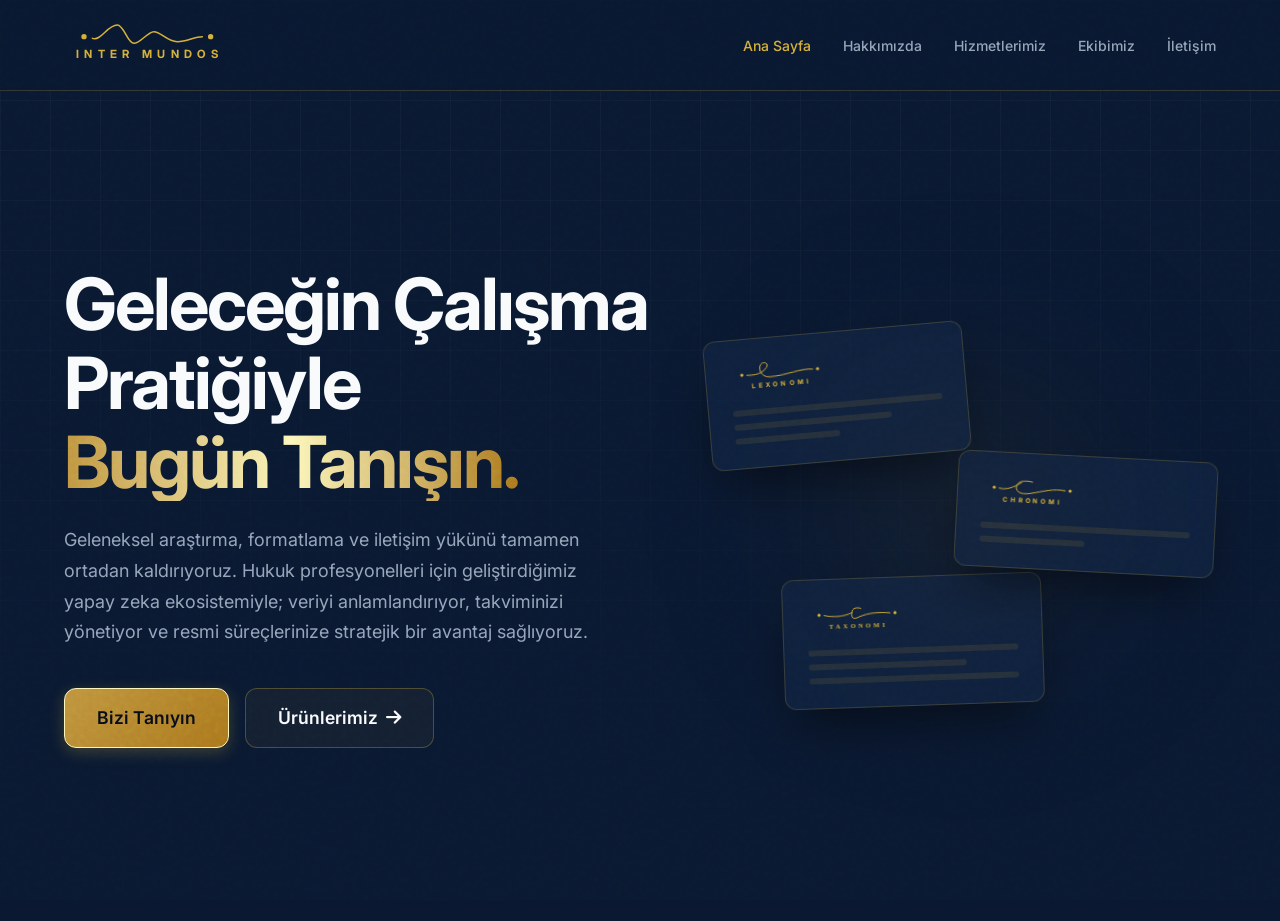
<file: index.html>
<!DOCTYPE html>
<html lang="tr">
<head>
    <meta charset="UTF-8">
    <meta name="viewport" content="width=device-width, initial-scale=1.0">
    <title>İnter Mundos - Geleceğin Çalışma Pratiği</title>
    <!-- Google Fonts -->
    <link rel="preconnect" href="https://fonts.googleapis.com">
    <link rel="preconnect" href="https://fonts.gstatic.com" crossorigin>
    <link href="https://fonts.googleapis.com/css2?family=Inter:wght@300;400;500;600;700&display=swap" rel="stylesheet">
    <!-- Font Awesome -->
    <link rel="stylesheet" href="https://cdnjs.cloudflare.com/ajax/libs/font-awesome/6.4.0/css/all.min.css">
    <link rel="stylesheet" href="style.css?v=23">
</head>
<body>
    <!-- Premium subtle background -->
    <div class="bg-grid"></div>
    <div class="bg-glow"></div>

    <!-- Modern Header -->
    <header class="main-header">
        <a href="index.html" class="logo">
            <svg viewBox="0 0 500 150" xmlns="http://www.w3.org/2000/svg" class="nav-logo-svg">
              <g fill="var(--accent-primary)" stroke="var(--accent-primary)">
                <circle cx="60" cy="50" r="8" stroke="none" />
                <circle cx="440" cy="50" r="8" stroke="none" />
                <path d="M 85 55 C 110 65, 130 15, 160 15 C 180 15, 190 70, 210 70 C 230 70, 250 35, 270 35 C 290 35, 310 65, 340 65 C 370 65, 390 50, 415 50" fill="none" stroke-width="4.5" stroke-linecap="round" stroke-linejoin="round" />
                <text x="257" y="115" font-family="'Inter', sans-serif" font-weight="700" font-size="34" letter-spacing="16" text-anchor="middle" stroke="none">INTER MUNDOS</text>
              </g>
            </svg>
        </a>
        <button class="mobile-menu-btn">
            <i class="fa-solid fa-bars"></i>
        </button>
        <nav class="navbar">
            <a href="index.html" class="active">Ana Sayfa</a>
            <a href="about.html">Hakkımızda</a>
            <a href="services.html">Hizmetlerimiz</a>
            <a href="team.html">Ekibimiz</a>
            <a href="contact.html">İletişim</a>
        </nav>
    </header>

    <main class="hero-container">
        <div class="hero-content">
            <h1 class="hero-title">Geleceğin Çalışma Pratiğiyle <br><span class="text-highlight">Bugün Tanışın.</span></h1>
            <p class="hero-subtitle">
                Geleneksel araştırma, formatlama ve iletişim yükünü tamamen ortadan kaldırıyoruz. Hukuk profesyonelleri için geliştirdiğimiz yapay zeka ekosistemiyle; veriyi anlamlandırıyor, takviminizi yönetiyor ve resmi süreçlerinize stratejik bir avantaj sağlıyoruz.
            </p>
            <div class="hero-buttons">
                <a href="about.html" class="btn btn-primary">Bizi Tanıyın</a>
                <a href="services.html" class="btn btn-secondary">Ürünlerimiz <i class="fa-solid fa-arrow-right"></i></a>
            </div>
        </div>
        
        <div class="hero-visual">
            <div class="abstract-card card-1">
                <div class="card-header">
                    <svg viewBox="0 0 500 150" xmlns="http://www.w3.org/2000/svg" style="height: 30px; width: auto; display: inline-block; vertical-align: middle;">
                      <g fill="var(--accent-primary)" stroke="var(--accent-primary)">
                        <circle cx="60" cy="55" r="8" stroke="none" />
                        <circle cx="440" cy="55" r="8" stroke="none" />
                        <path d="M 85 58 C 150 65, 180 40, 190 20 C 195 0, 165 -5, 155 15 C 145 40, 160 75, 200 75 C 280 75, 360 45, 415 55" fill="none" stroke-width="4.5" stroke-linecap="round" stroke-linejoin="round" />
                        <text x="255" y="125" font-family="'Inter', sans-serif" font-weight="700" font-size="32" letter-spacing="16" text-anchor="middle" stroke="none">LEXONOMI</text>
                      </g>
                    </svg>
                </div>
                <div class="card-lines">
                    <div class="line w-100"></div>
                    <div class="line w-75"></div>
                    <div class="line w-50"></div>
                </div>
            </div>
            <div class="abstract-card card-2">
                <div class="card-header">
                    <svg viewBox="0 0 500 150" xmlns="http://www.w3.org/2000/svg" style="height: 30px; width: auto; display: inline-block; vertical-align: middle;">
                      <g fill="var(--accent-primary)" stroke="var(--accent-primary)">
                        <circle cx="60" cy="55" r="8" stroke="none" />
                        <circle cx="440" cy="55" r="8" stroke="none" />
                        <path d="M 85 58 C 120 68, 160 50, 195 25" fill="none" stroke-width="4.5" stroke-linecap="round" stroke-linejoin="round" />
                        <path d="M 250 20 C 210 10, 170 20, 170 50 C 170 80, 210 85, 250 75 C 300 65, 360 45, 415 55" fill="none" stroke-width="4.5" stroke-linecap="round" stroke-linejoin="round" />
                        <text x="255" y="125" font-family="'Inter', sans-serif" font-weight="700" font-size="32" letter-spacing="14" text-anchor="middle" stroke="none">CHRONOMI</text>
                      </g>
                    </svg>
                </div>
                <div class="card-lines">
                    <div class="line w-100"></div>
                    <div class="line w-50"></div>
                </div>
            </div>
            <div class="abstract-card card-3">
                <div class="card-header">
                    <svg viewBox="0 0 500 150" xmlns="http://www.w3.org/2000/svg" style="height: 30px; width: auto; display: inline-block; vertical-align: middle;">
                      <g fill="var(--accent-primary)" stroke="var(--accent-primary)">
                        <circle cx="60" cy="55" r="8" stroke="none" />
                        <circle cx="440" cy="55" r="8" stroke="none" />
                        <path d="M 85 58 C 130 68, 180 68, 225 48" fill="none" stroke-width="4.5" stroke-linecap="round" stroke-linejoin="round" />
                        <path d="M 270 28 C 250 20, 225 25, 225 48 C 220 75, 230 85, 260 70 C 310 50, 360 50, 415 55" fill="none" stroke-width="4.5" stroke-linecap="round" stroke-linejoin="round" />
                        <text x="255" y="125" font-family="Georgia, 'Times New Roman', serif" font-weight="600" font-size="32" letter-spacing="14" text-anchor="middle" stroke="none">TAXONOMI</text>
                      </g>
                    </svg>
                </div>
                <div class="card-lines">
                    <div class="line w-100"></div>
                    <div class="line w-75"></div>
                    <div class="line w-100"></div>
                </div>
            </div>
            <div class="visual-glow"></div>
        </div>
    </main>

    <script src="script.js?v=2"></script>
</body>
</html>
</file>
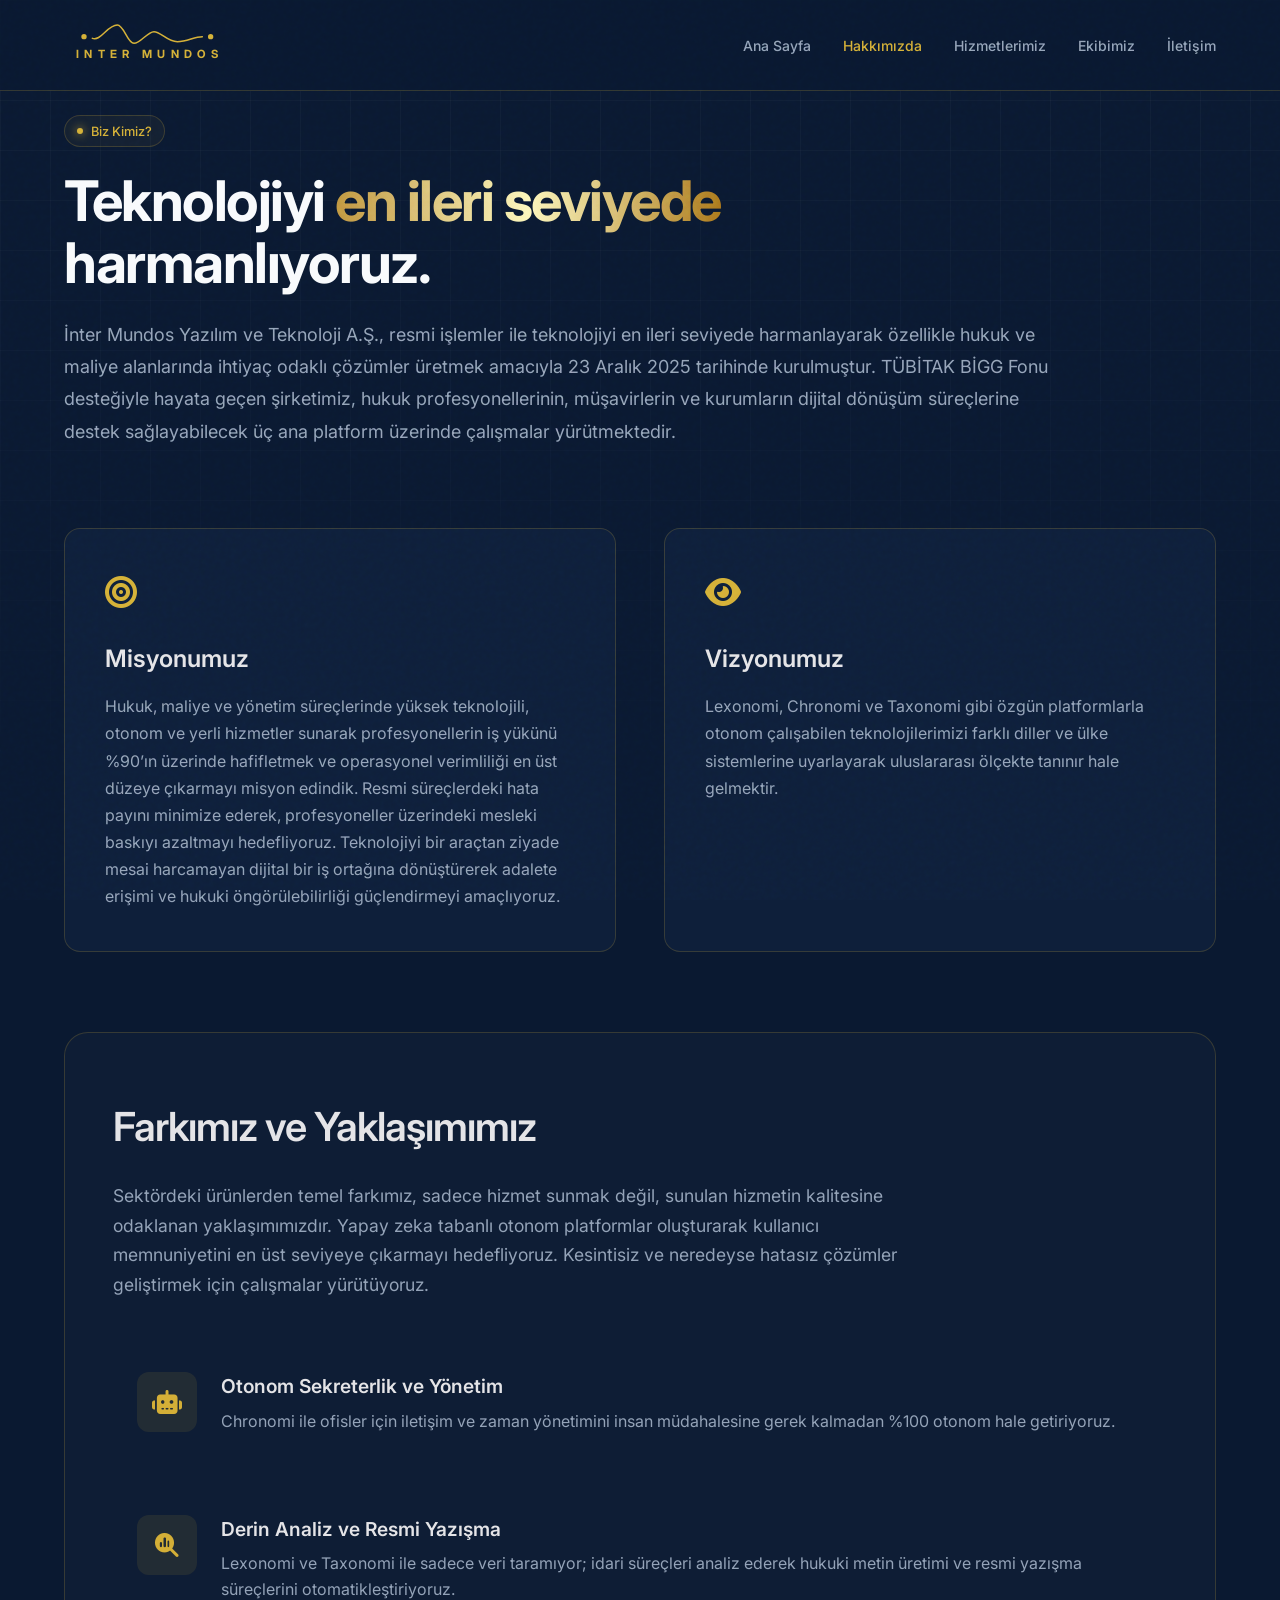
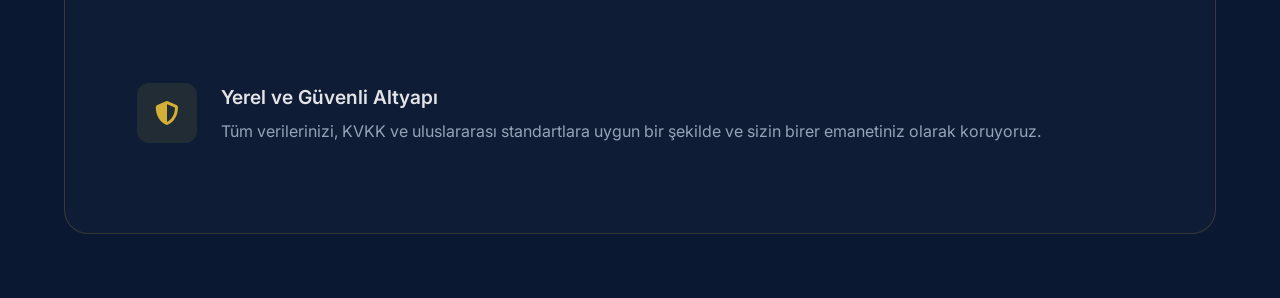
<file: about.html>
<!DOCTYPE html>
<html lang="tr">
<head>
    <meta charset="UTF-8">
    <meta name="viewport" content="width=device-width, initial-scale=1.0">
    <title>İnter Mundos - Hakkımızda</title>
    <!-- Google Fonts -->
    <link rel="preconnect" href="https://fonts.googleapis.com">
    <link rel="preconnect" href="https://fonts.gstatic.com" crossorigin>
    <link href="https://fonts.googleapis.com/css2?family=Inter:wght@300;400;500;600;700&display=swap" rel="stylesheet">
    <!-- Font Awesome -->
    <link rel="stylesheet" href="https://cdnjs.cloudflare.com/ajax/libs/font-awesome/6.4.0/css/all.min.css">
    <link rel="stylesheet" href="style.css?v=21">
</head>
<body>
    <!-- Premium subtle background -->
    <div class="bg-grid"></div>
    <div class="bg-glow"></div>

    <!-- Modern Header -->
    <header class="main-header">
        <a href="index.html" class="logo">
            <svg viewBox="0 0 500 150" xmlns="http://www.w3.org/2000/svg" class="nav-logo-svg">
              <g fill="var(--accent-primary)" stroke="var(--accent-primary)">
                <circle cx="60" cy="50" r="8" stroke="none" />
                <circle cx="440" cy="50" r="8" stroke="none" />
                <path d="M 85 55 C 110 65, 130 15, 160 15 C 180 15, 190 70, 210 70 C 230 70, 250 35, 270 35 C 290 35, 310 65, 340 65 C 370 65, 390 50, 415 50" fill="none" stroke-width="4.5" stroke-linecap="round" stroke-linejoin="round" />
                <text x="257" y="115" font-family="'Inter', sans-serif" font-weight="700" font-size="34" letter-spacing="16" text-anchor="middle" stroke="none">INTER MUNDOS</text>
              </g>
            </svg>
        </a>
        <button class="mobile-menu-btn">
            <i class="fa-solid fa-bars"></i>
        </button>
        <nav class="navbar">
            <a href="index.html">Ana Sayfa</a>
            <a href="about.html" class="active">Hakkımızda</a>
            <a href="services.html">Hizmetlerimiz</a>
            <a href="team.html">Ekibimiz</a>
            <a href="contact.html">İletişim</a>
        </nav>
    </header>

    <main class="about-container">
        <!-- About Hero -->
        <section class="about-hero">
            <div class="hero-badge">
                <span class="badge-dot"></span> Biz Kimiz?
            </div>
            <h1 class="about-title">Teknolojiyi <span class="text-highlight">en ileri seviyede</span> harmanlıyoruz.</h1>
            <p class="about-intro">
                İnter Mundos Yazılım ve Teknoloji A.Ş., resmi işlemler ile teknolojiyi en ileri seviyede harmanlayarak özellikle hukuk ve maliye alanlarında ihtiyaç odaklı çözümler üretmek amacıyla 23 Aralık 2025 tarihinde kurulmuştur. TÜBİTAK BİGG Fonu desteğiyle hayata geçen şirketimiz, hukuk profesyonellerinin, müşavirlerin ve kurumların dijital dönüşüm süreçlerine destek sağlayabilecek üç ana platform üzerinde çalışmalar yürütmektedir.
            </p>
        </section>

        <!-- Mission & Vision Grid -->
        <section class="mission-vision-grid">
            <div class="about-card reveal">
                <div class="card-icon"><i class="fa-solid fa-bullseye"></i></div>
                <h3>Misyonumuz</h3>
                <p>Hukuk, maliye ve yönetim süreçlerinde yüksek teknolojili, otonom ve yerli hizmetler sunarak profesyonellerin iş yükünü %90’ın üzerinde hafifletmek ve operasyonel verimliliği en üst düzeye çıkarmayı misyon edindik. Resmi süreçlerdeki hata payını minimize ederek, profesyoneller üzerindeki mesleki baskıyı azaltmayı hedefliyoruz. Teknolojiyi bir araçtan ziyade mesai harcamayan dijital bir iş ortağına dönüştürerek adalete erişimi ve hukuki öngörülebilirliği güçlendirmeyi amaçlıyoruz.</p>
            </div>
            
            <div class="about-card reveal">
                <div class="card-icon"><i class="fa-solid fa-eye"></i></div>
                <h3>Vizyonumuz</h3>
                <p>Lexonomi, Chronomi ve Taxonomi gibi özgün platformlarla otonom çalışabilen teknolojilerimizi farklı diller ve ülke sistemlerine uyarlayarak uluslararası ölçekte tanınır hale gelmektir.</p>
            </div>
        </section>

        <!-- Difference & Approach -->
        <section class="approach-section">
            <h2 class="section-title reveal">Farkımız ve Yaklaşımımız</h2>
            <p class="approach-intro">Sektördeki ürünlerden temel farkımız, sadece hizmet sunmak değil, sunulan hizmetin kalitesine odaklanan yaklaşımımızdır. Yapay zeka tabanlı otonom platformlar oluşturarak kullanıcı memnuniyetini en üst seviyeye çıkarmayı hedefliyoruz. Kesintisiz ve neredeyse hatasız çözümler geliştirmek için çalışmalar yürütüyoruz.</p>
            
            <div class="features-list">
                <div class="feature-item reveal delay-1">
                    <div class="feature-icon"><i class="fa-solid fa-robot"></i></div>
                    <div class="feature-text">
                        <h4>Otonom Sekreterlik ve Yönetim</h4>
                        <p>Chronomi ile ofisler için iletişim ve zaman yönetimini insan müdahalesine gerek kalmadan %100 otonom hale getiriyoruz.</p>
                    </div>
                </div>
                
                <div class="feature-item reveal delay-2">
                    <div class="feature-icon"><i class="fa-solid fa-magnifying-glass-chart"></i></div>
                    <div class="feature-text">
                        <h4>Derin Analiz ve Resmi Yazışma</h4>
                        <p>Lexonomi ve Taxonomi ile sadece veri taramıyor; idari süreçleri analiz ederek hukuki metin üretimi ve resmi yazışma süreçlerini otomatikleştiriyoruz.</p>
                    </div>
                </div>

                <div class="feature-item reveal delay-3">
                    <div class="feature-icon"><i class="fa-solid fa-shield-halved"></i></div>
                    <div class="feature-text">
                        <h4>Yerel ve Güvenli Altyapı</h4>
                        <p>Tüm verilerinizi, KVKK ve uluslararası standartlara uygun bir şekilde ve sizin birer emanetiniz olarak koruyoruz.</p>
                    </div>
                </div>
            </div>
        </section>
    </main>

    <script src="script.js?v=2"></script>
</body>
</html>
</file>
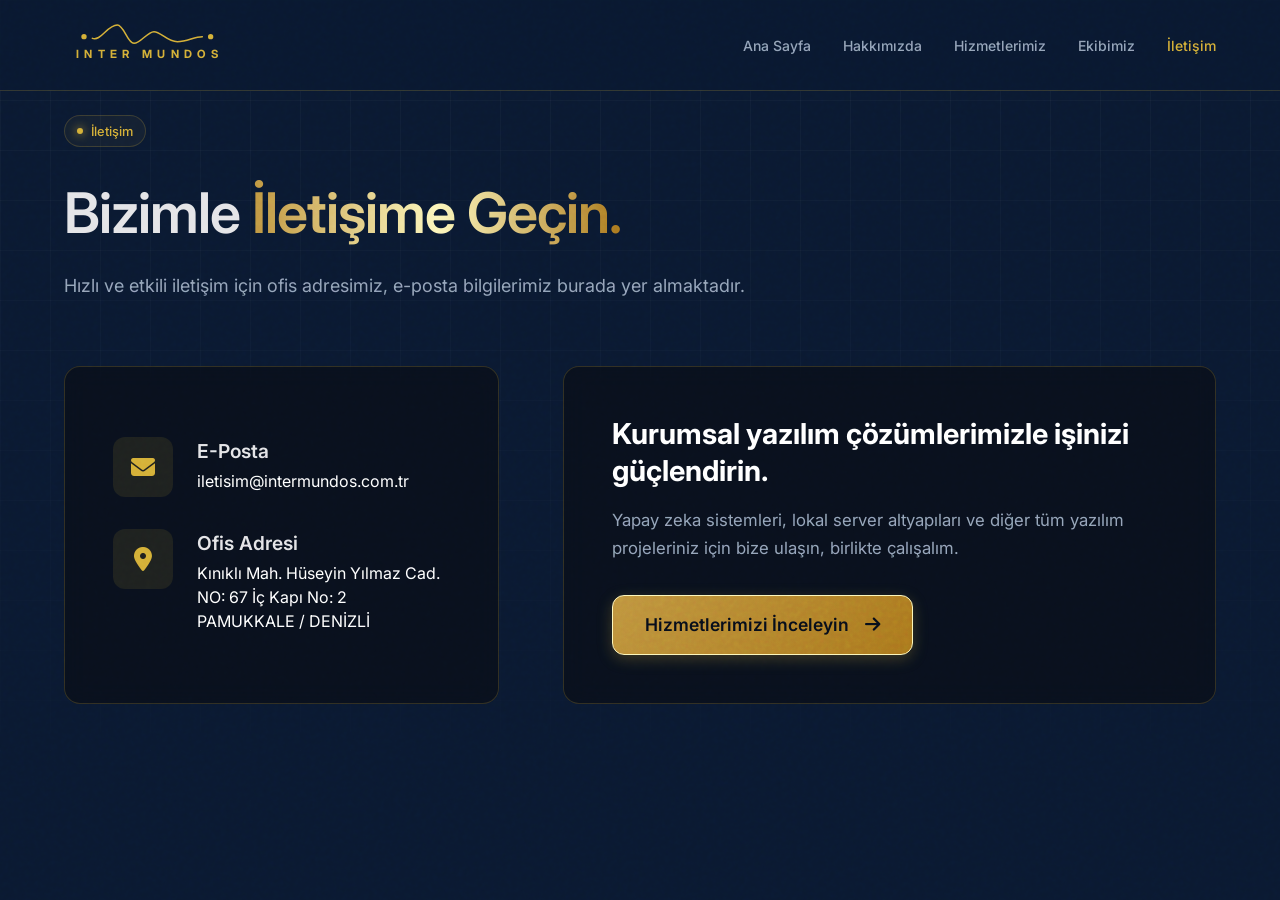
<file: contact.html>
<!DOCTYPE html>
<html lang="tr">
<head>
    <meta charset="UTF-8">
    <meta name="viewport" content="width=device-width, initial-scale=1.0">
    <title>İnter Mundos - İletişim</title>
    <!-- Google Fonts -->
    <link rel="preconnect" href="https://fonts.googleapis.com">
    <link rel="preconnect" href="https://fonts.gstatic.com" crossorigin>
    <link href="https://fonts.googleapis.com/css2?family=Inter:wght@300;400;500;600;700&display=swap" rel="stylesheet">
    <!-- Font Awesome -->
    <link rel="stylesheet" href="https://cdnjs.cloudflare.com/ajax/libs/font-awesome/6.4.0/css/all.min.css">
    <link rel="stylesheet" href="style.css?v=21">
    <style>
        .contact-grid {
            display: grid;
            grid-template-columns: 1fr 1.5fr;
            gap: 4rem;
            margin-top: 2rem;
            animation: fadeUp 1.2s ease forwards;
        }

        .contact-info-cards {
            display: flex;
            flex-direction: column;
            gap: 1.5rem;
        }

        .contact-form-container {
            background: rgba(9, 9, 11, 0.5);
            border: 1px solid var(--border-color);
            border-radius: 16px;
            padding: 3rem;
            backdrop-filter: blur(12px);
        }

        .form-group {
            margin-bottom: 1.5rem;
            display: flex;
            flex-direction: column;
            gap: 0.5rem;
        }

        .form-group label {
            font-size: 0.9rem;
            color: var(--text-secondary);
            font-weight: 500;
        }

        .form-control {
            background: rgba(255, 255, 255, 0.03);
            border: 1px solid var(--border-color);
            border-radius: 8px;
            padding: 0.8rem 1rem;
            color: #fff;
            font-family: inherit;
            font-size: 1rem;
            transition: all 0.3s ease;
        }

        .form-control:focus {
            outline: none;
            border-color: #0ea5e9;
            background: rgba(14, 165, 233, 0.05);
        }

        textarea.form-control {
            min-height: 120px;
            resize: vertical;
        }

        @media (max-width: 992px) {
            .contact-grid {
                grid-template-columns: 1fr;
            }
        }
    </style>
</head>
<body>
    <!-- Premium subtle background -->
    <div class="bg-grid"></div>
    <div class="bg-glow"></div>

    <!-- Modern Header -->
    <header class="main-header">
        <a href="index.html" class="logo">
            <svg viewBox="0 0 500 150" xmlns="http://www.w3.org/2000/svg" class="nav-logo-svg">
              <g fill="var(--accent-primary)" stroke="var(--accent-primary)">
                <circle cx="60" cy="50" r="8" stroke="none" />
                <circle cx="440" cy="50" r="8" stroke="none" />
                <path d="M 85 55 C 110 65, 130 15, 160 15 C 180 15, 190 70, 210 70 C 230 70, 250 35, 270 35 C 290 35, 310 65, 340 65 C 370 65, 390 50, 415 50" fill="none" stroke-width="4.5" stroke-linecap="round" stroke-linejoin="round" />
                <text x="257" y="115" font-family="'Inter', sans-serif" font-weight="700" font-size="34" letter-spacing="16" text-anchor="middle" stroke="none">INTER MUNDOS</text>
              </g>
            </svg>
        </a>
        <button class="mobile-menu-btn">
            <i class="fa-solid fa-bars"></i>
        </button>
        <nav class="navbar">
            <a href="index.html">Ana Sayfa</a>
            <a href="about.html">Hakkımızda</a>
            <a href="services.html">Hizmetlerimiz</a>
            <a href="team.html">Ekibimiz</a>
            <a href="contact.html" class="active">İletişim</a>
        </nav>
    </header>

    <main class="about-container" style="gap: 2rem;">
        <section class="about-hero">
            <div class="hero-badge">
                <span class="badge-dot"></span> İletişim
            </div>
            <h1 class="section-title" style="font-size: 3.5rem; margin-bottom: 1rem;">Bizimle <span class="text-highlight">İletişime Geçin.</span></h1>
            <p class="approach-intro" style="font-size: 1.125rem; margin-bottom: 0;">
                Hızlı ve etkili iletişim için ofis adresimiz, e-posta bilgilerimiz burada yer almaktadır.
            </p>
        </section>

        <!-- Contact Grid -->
        <section class="contact-grid">
            <!-- Info Cards -->
            <div class="contact-form-container" style="display: flex; flex-direction: column; justify-content: center; gap: 2rem;">
                <div class="feature-item reveal" style="padding: 0; align-items: flex-start; flex-direction: row !important;">
                    <div class="feature-icon" style="background: rgba(14, 165, 233, 0.1); color: #0ea5e9;"><i class="fa-solid fa-envelope"></i></div>
                    <div class="feature-text">
                        <h4 style="margin-bottom: 0.2rem;">E-Posta</h4>
                        <p style="color: #fff;">iletisim@intermundos.com.tr</p>
                    </div>
                </div>

                <div class="feature-item reveal" style="padding: 0; align-items: flex-start; flex-direction: row !important;">
                    <div class="feature-icon" style="background: rgba(139, 92, 246, 0.1); color: #8b5cf6;"><i class="fa-solid fa-location-dot"></i></div>
                    <div class="feature-text">
                        <h4 style="margin-bottom: 0.2rem;">Ofis Adresi</h4>
                        <p style="color: #fff; line-height: 1.5;">Kınıklı Mah. Hüseyin Yılmaz Cad. NO: 67 İç Kapı No: 2<br>PAMUKKALE / DENİZLİ</p>
                    </div>
                </div>
            </div>

            <!-- Contact Form -->
            <div class="contact-form-container" style="display: flex; flex-direction: column; justify-content: center;">
                <h3 style="font-size: 1.8rem; margin-bottom: 1rem; color: #fff; line-height: 1.3;">Kurumsal yazılım çözümlerimizle işinizi güçlendirin.</h3>
                <p style="color: var(--text-secondary); line-height: 1.7; margin-bottom: 2rem; font-size: 1.05rem;">
                    Yapay zeka sistemleri, lokal server altyapıları ve diğer tüm yazılım projeleriniz için bize ulaşın, birlikte çalışalım.
                </p>
                <a href="services.html" class="btn btn-primary" style="width: fit-content;">Hizmetlerimizi İnceleyin <i class="fa-solid fa-arrow-right" style="margin-left: 0.5rem;"></i></a>
            </div>
        </section>
    </main>

    <script src="script.js?v=2"></script>
</body>
</html>
</file>
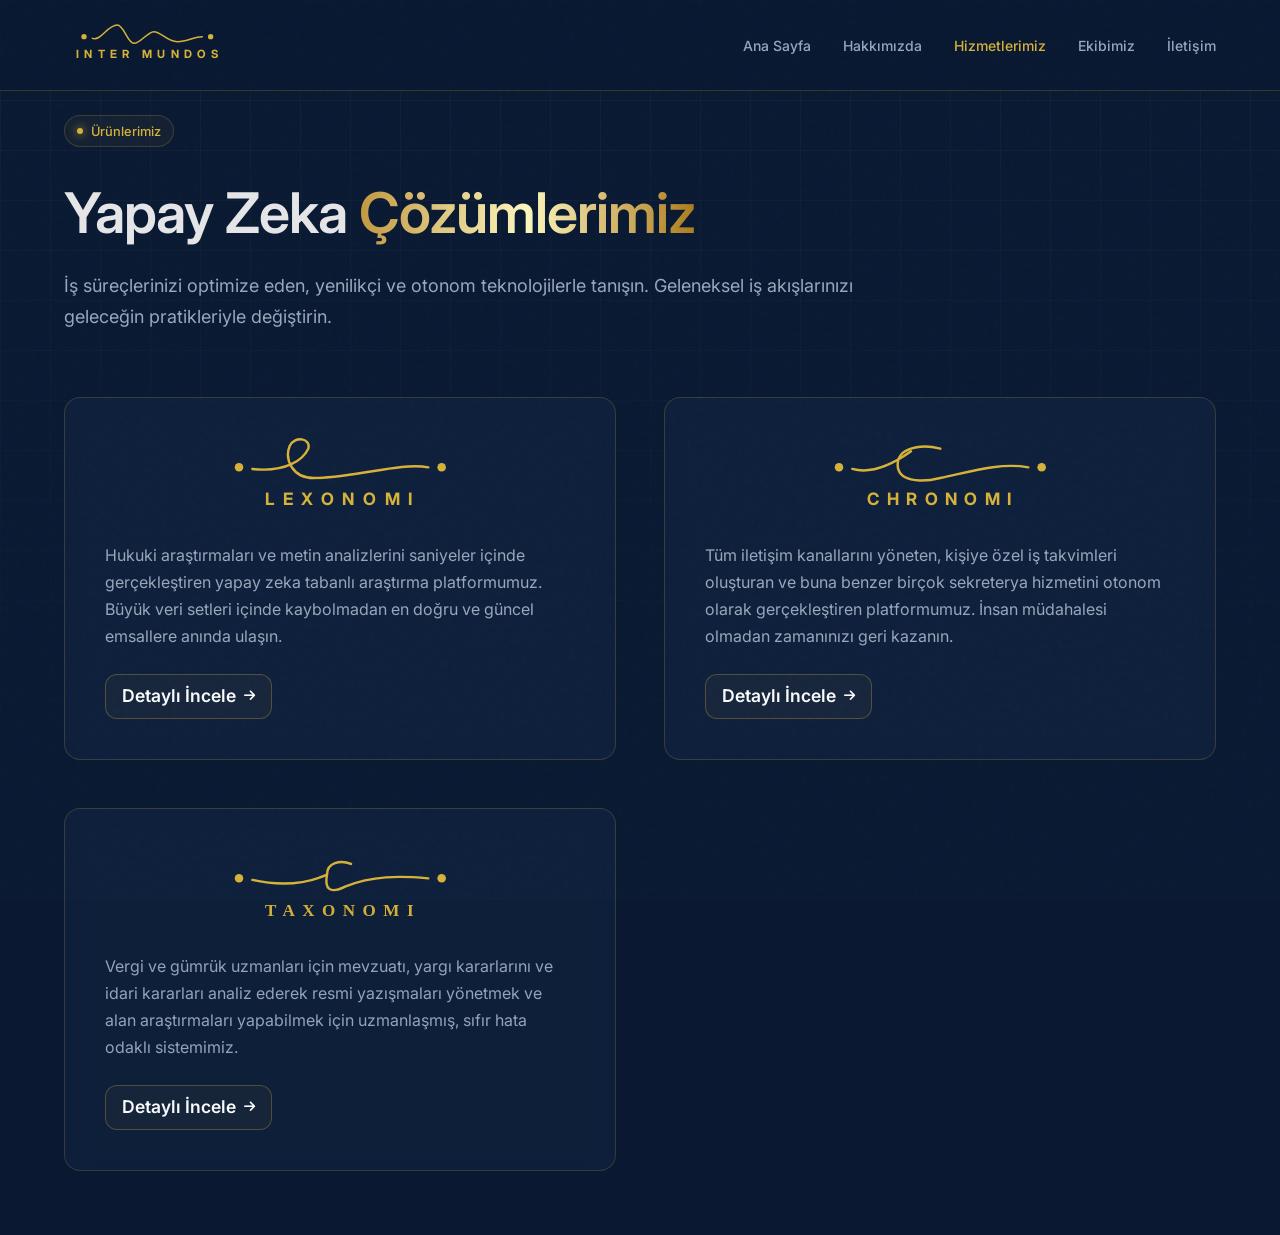
<file: services.html>
<!DOCTYPE html>
<html lang="tr">
<head>
    <meta charset="UTF-8">
    <meta name="viewport" content="width=device-width, initial-scale=1.0">
    <title>İnter Mundos - Hizmetlerimiz</title>
    <!-- Google Fonts -->
    <link rel="preconnect" href="https://fonts.googleapis.com">
    <link rel="preconnect" href="https://fonts.gstatic.com" crossorigin>
    <link href="https://fonts.googleapis.com/css2?family=Inter:wght@300;400;500;600;700&display=swap" rel="stylesheet">
    <!-- Font Awesome -->
    <link rel="stylesheet" href="https://cdnjs.cloudflare.com/ajax/libs/font-awesome/6.4.0/css/all.min.css">
    <link rel="stylesheet" href="style.css?v=23">
</head>
<body>
    <!-- Premium subtle background -->
    <div class="bg-grid"></div>
    <div class="bg-glow"></div>

    <!-- Modern Header -->
    <header class="main-header">
        <a href="index.html" class="logo">
            <svg viewBox="0 0 500 150" xmlns="http://www.w3.org/2000/svg" class="nav-logo-svg">
              <g fill="var(--accent-primary)" stroke="var(--accent-primary)">
                <circle cx="60" cy="50" r="8" stroke="none" />
                <circle cx="440" cy="50" r="8" stroke="none" />
                <path d="M 85 55 C 110 65, 130 15, 160 15 C 180 15, 190 70, 210 70 C 230 70, 250 35, 270 35 C 290 35, 310 65, 340 65 C 370 65, 390 50, 415 50" fill="none" stroke-width="4.5" stroke-linecap="round" stroke-linejoin="round" />
                <text x="257" y="115" font-family="'Inter', sans-serif" font-weight="700" font-size="34" letter-spacing="16" text-anchor="middle" stroke="none">INTER MUNDOS</text>
              </g>
            </svg>
        </a>
        <button class="mobile-menu-btn">
            <i class="fa-solid fa-bars"></i>
        </button>
        <nav class="navbar">
            <a href="index.html">Ana Sayfa</a>
            <a href="about.html">Hakkımızda</a>
            <a href="services.html" class="active">Hizmetlerimiz</a>
            <a href="team.html">Ekibimiz</a>
            <a href="contact.html">İletişim</a>
        </nav>
    </header>

    <main class="about-container" style="gap: 2rem; margin-top: 1.5rem;">
        <section class="about-hero">
            <div class="hero-badge">
                <span class="badge-dot"></span> Ürünlerimiz
            </div>
            <h1 class="section-title" style="font-size: 3.5rem; margin-bottom: 1rem;">Yapay Zeka <span class="text-highlight">Çözümlerimiz</span></h1>
            <p class="approach-intro" style="font-size: 1.125rem; margin-bottom: 0;">
                İş süreçlerinizi optimize eden, yenilikçi ve otonom teknolojilerle tanışın. Geleneksel iş akışlarınızı geleceğin pratikleriyle değiştirin.
            </p>
        </section>

        <!-- Services Grid -->
        <section class="services-grid">
            <!-- Lexonomi -->
            <div class="about-card service-highlight reveal">
                    <div class="card-header" style="text-align: center; margin-bottom: 1.5rem;">
        <svg viewBox="0 0 500 150" xmlns="http://www.w3.org/2000/svg" class="product-logo-svg lexonomi-logo" style="height: 80px; max-width: 100%; width: auto; margin: 0 auto; display: inline-block;">
          <g fill="var(--accent-primary)" stroke="var(--accent-primary)">
            <circle cx="60" cy="55" r="8" stroke="none" />
            <circle cx="440" cy="55" r="8" stroke="none" />
            <path d="M 85 58 C 150 65, 180 40, 190 20 C 195 0, 165 -5, 155 15 C 145 40, 160 75, 200 75 C 280 75, 360 45, 415 55" fill="none" stroke-width="4.5" stroke-linecap="round" stroke-linejoin="round" />
            <text x="255" y="125" font-family="'Inter', sans-serif" font-weight="700" font-size="32" letter-spacing="16" text-anchor="middle" stroke="none">LEXONOMI</text>
          </g>
        </svg>
    </div>
                <p>Hukuki araştırmaları ve metin analizlerini saniyeler içinde gerçekleştiren yapay zeka tabanlı araştırma platformumuz. Büyük veri setleri içinde kaybolmadan en doğru ve güncel emsallere anında ulaşın.</p>
                <a href="#" class="btn btn-secondary" style="margin-top: 1.5rem; width: fit-content; padding: 0.5rem 1rem;">Detaylı İncele <i class="fa-solid fa-arrow-right" style="font-size: 0.8rem;"></i></a>
            </div>

            <!-- Chronomi -->
            <div class="about-card service-highlight reveal">
                    <div class="card-header" style="text-align: center; margin-bottom: 1.5rem;">
        <svg viewBox="0 0 500 150" xmlns="http://www.w3.org/2000/svg" class="product-logo-svg chronomi-logo" style="height: 80px; max-width: 100%; width: auto; margin: 0 auto; display: inline-block;">
          <g fill="var(--accent-primary)" stroke="var(--accent-primary)">
            <circle cx="60" cy="55" r="8" stroke="none" />
            <circle cx="440" cy="55" r="8" stroke="none" />
            <path d="M 85 58 C 120 68, 160 50, 195 25" fill="none" stroke-width="4.5" stroke-linecap="round" stroke-linejoin="round" />
              <path d="M 250 20 C 210 10, 170 20, 170 50 C 170 80, 210 85, 250 75 C 300 65, 360 45, 415 55" fill="none" stroke-width="4.5" stroke-linecap="round" stroke-linejoin="round" />
            <text x="255" y="125" font-family="'Inter', sans-serif" font-weight="700" font-size="32" letter-spacing="14" text-anchor="middle" stroke="none">CHRONOMI</text>
          </g>
        </svg>
    </div>
                <p>Tüm iletişim kanallarını yöneten, kişiye özel iş takvimleri oluşturan ve buna benzer birçok sekreterya hizmetini otonom olarak gerçekleştiren platformumuz. İnsan müdahalesi olmadan zamanınızı geri kazanın.</p>
                <a href="#" class="btn btn-secondary" style="margin-top: 1.5rem; width: fit-content; padding: 0.5rem 1rem;">Detaylı İncele <i class="fa-solid fa-arrow-right" style="font-size: 0.8rem;"></i></a>
            </div>

            <!-- Taxonomi -->
            <div class="about-card service-highlight reveal">
                    <div class="card-header" style="text-align: center; margin-bottom: 1.5rem;">
        <svg viewBox="0 0 500 150" xmlns="http://www.w3.org/2000/svg" class="product-logo-svg taxonomi-logo" style="height: 80px; max-width: 100%; width: auto; margin: 0 auto; display: inline-block;">
          <g fill="var(--accent-primary)" stroke="var(--accent-primary)">
            <circle cx="60" cy="55" r="8" stroke="none" />
            <circle cx="440" cy="55" r="8" stroke="none" />
            <path d="M 85 58 C 130 68, 180 68, 225 48" fill="none" stroke-width="4.5" stroke-linecap="round" stroke-linejoin="round" />
            <path d="M 270 28 C 250 20, 225 25, 225 48 C 220 75, 230 85, 260 70 C 310 50, 360 50, 415 55" fill="none" stroke-width="4.5" stroke-linecap="round" stroke-linejoin="round" />
            <text x="255" y="125" font-family="Georgia, 'Times New Roman', serif" font-weight="600" font-size="32" letter-spacing="14" text-anchor="middle" stroke="none">TAXONOMI</text>
          </g>
        </svg>
    </div>
                <p>Vergi ve gümrük uzmanları için mevzuatı, yargı kararlarını ve idari kararları analiz ederek resmi yazışmaları yönetmek ve alan araştırmaları yapabilmek için uzmanlaşmış, sıfır hata odaklı sistemimiz.</p>
                <a href="#" class="btn btn-secondary" style="margin-top: 1.5rem; width: fit-content; padding: 0.5rem 1rem;">Detaylı İncele <i class="fa-solid fa-arrow-right" style="font-size: 0.8rem;"></i></a>
            </div>
        </section>
    </main>

    <script src="script.js?v=2"></script>
</body>
</html>
</file>
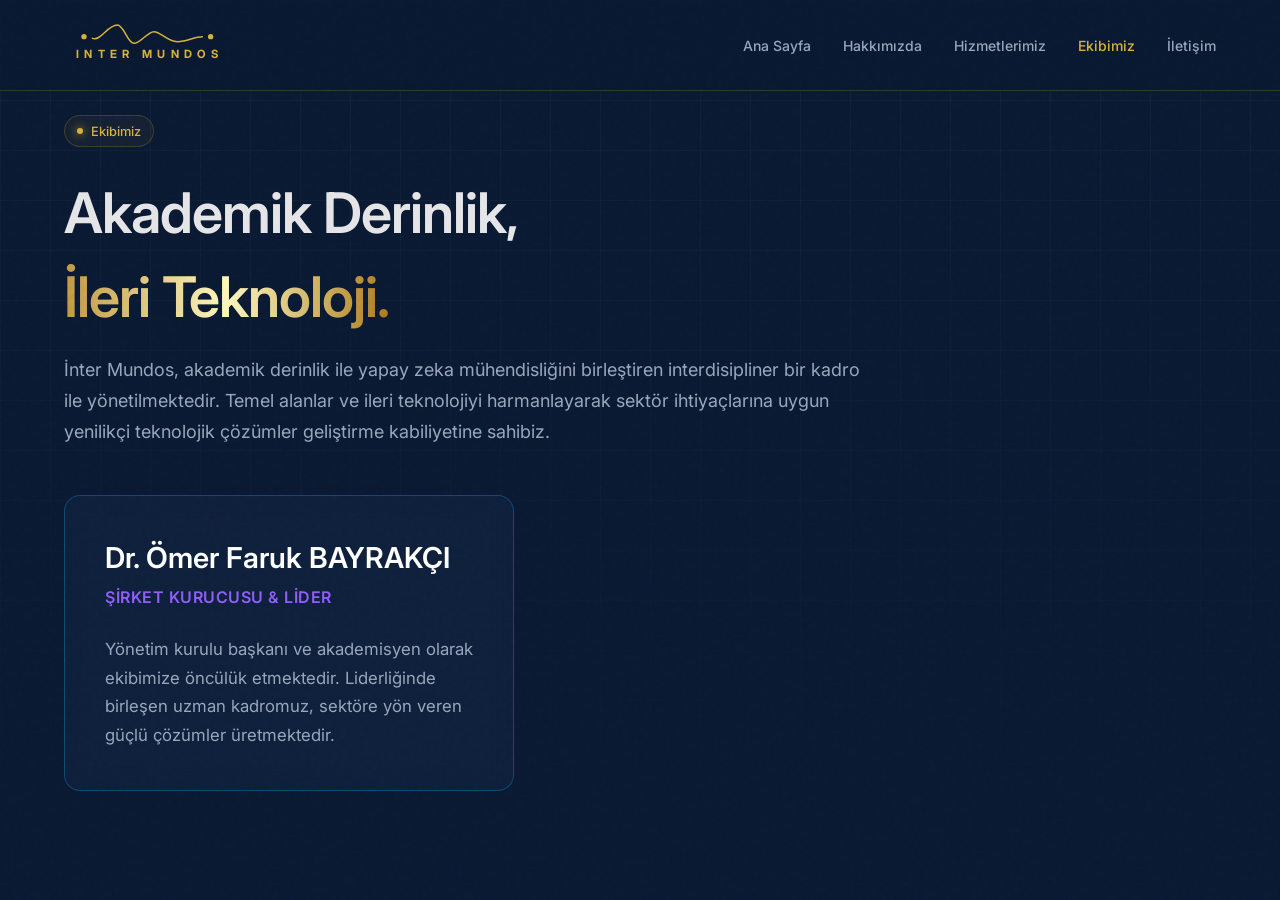
<file: team.html>
<!DOCTYPE html>
<html lang="tr">
<head>
    <meta charset="UTF-8">
    <meta name="viewport" content="width=device-width, initial-scale=1.0">
    <title>İnter Mundos - Ekibimiz</title>
    <!-- Google Fonts -->
    <link rel="preconnect" href="https://fonts.googleapis.com">
    <link rel="preconnect" href="https://fonts.gstatic.com" crossorigin>
    <link href="https://fonts.googleapis.com/css2?family=Inter:wght@300;400;500;600;700&display=swap" rel="stylesheet">
    <!-- Font Awesome -->
    <link rel="stylesheet" href="https://cdnjs.cloudflare.com/ajax/libs/font-awesome/6.4.0/css/all.min.css">
    <link rel="stylesheet" href="style.css?v=21">
</head>
<body>
    <!-- Premium subtle background -->
    <div class="bg-grid"></div>
    <div class="bg-glow"></div>

    <!-- Modern Header -->
    <header class="main-header">
        <a href="index.html" class="logo">
            <svg viewBox="0 0 500 150" xmlns="http://www.w3.org/2000/svg" class="nav-logo-svg">
              <g fill="var(--accent-primary)" stroke="var(--accent-primary)">
                <circle cx="60" cy="50" r="8" stroke="none" />
                <circle cx="440" cy="50" r="8" stroke="none" />
                <path d="M 85 55 C 110 65, 130 15, 160 15 C 180 15, 190 70, 210 70 C 230 70, 250 35, 270 35 C 290 35, 310 65, 340 65 C 370 65, 390 50, 415 50" fill="none" stroke-width="4.5" stroke-linecap="round" stroke-linejoin="round" />
                <text x="257" y="115" font-family="'Inter', sans-serif" font-weight="700" font-size="34" letter-spacing="16" text-anchor="middle" stroke="none">INTER MUNDOS</text>
              </g>
            </svg>
        </a>
        <button class="mobile-menu-btn">
            <i class="fa-solid fa-bars"></i>
        </button>
        <nav class="navbar">
            <a href="index.html">Ana Sayfa</a>
            <a href="about.html">Hakkımızda</a>
            <a href="services.html">Hizmetlerimiz</a>
            <a href="team.html" class="active">Ekibimiz</a>
            <a href="contact.html">İletişim</a>
        </nav>
    </header>

    <main class="about-container" style="gap: 2rem;">
        <section class="about-hero">
            <div class="hero-badge">
                <span class="badge-dot"></span> Ekibimiz
            </div>
            <h1 class="section-title" style="font-size: 3.5rem; margin-bottom: 1rem;">Akademik Derinlik, <br><span class="text-highlight">İleri Teknoloji.</span></h1>
            <p class="approach-intro" style="font-size: 1.125rem; margin-bottom: 0;">
                İnter Mundos, akademik derinlik ile yapay zeka mühendisliğini birleştiren interdisipliner bir kadro ile yönetilmektedir. Temel alanlar ve ileri teknolojiyi harmanlayarak sektör ihtiyaçlarına uygun yenilikçi teknolojik çözümler geliştirme kabiliyetine sahibiz.
            </p>
        </section>

        <!-- Team Grid -->
        <section class="team-grid" style="display: flex; gap: 2rem; margin-top: 1rem; flex-wrap: wrap;">
            <!-- Profile Card -->
            <div class="about-card team-card" style="width: 100%; max-width: 450px; display: flex; flex-direction: column; align-items: flex-start; border-color: rgba(14, 165, 233, 0.3);">
                <div>
                    <h3 style="margin-bottom: 0.3rem; font-size: 1.8rem; color: #fff;">Dr. Ömer Faruk BAYRAKÇI</h3>
                    <p style="color: #8b5cf6; font-weight: 600; font-size: 1rem; letter-spacing: 0.5px; text-transform: uppercase;">Şirket Kurucusu & Lider</p>
                </div>
                <p style="margin-top: 1.5rem; font-size: 1.05rem; line-height: 1.7;">Yönetim kurulu başkanı ve akademisyen olarak ekibimize öncülük etmektedir. Liderliğinde birleşen uzman kadromuz, sektöre yön veren güçlü çözümler üretmektedir.</p>
            </div>
        </section>
    </main>

    <script src="script.js?v=2"></script>
</body>
</html>
</file>
<file: style.css>
:root {
    --bg-primary: #0A1931; /* More noticeable navy blue */
    --bg-secondary: #122442; /* Lighter navy for secondary elements */
    --text-primary: #F8FAFC;
    --text-secondary: #94A3B8;
    --accent-primary: #D4AF37;
    --accent-secondary: #C5A059;
    --border-color: rgba(212, 175, 55, 0.2);
}

* {
    margin: 0;
    padding: 0;
    box-sizing: border-box;
}

body {
    font-family: 'Inter', sans-serif;
    background-color: var(--bg-primary);
    color: var(--text-primary);
    overflow-x: hidden;
    line-height: 1.5;
}


/* Premium Matte Noise Texture */
body::after {
    content: "";
    position: fixed;
    top: 0;
    left: 0;
    width: 100vw;
    height: 100vh;
    pointer-events: none;
    z-index: 9999;
    background-image: url("data:image/svg+xml,%3Csvg viewBox='0 0 200 200' xmlns='http://www.w3.org/2000/svg'%3E%3Cfilter id='noiseFilter'%3E%3CfeTurbulence type='fractalNoise' baseFrequency='0.85' numOctaves='3' stitchTiles='stitch'/%3E%3C/filter%3E%3Crect width='100%25' height='100%25' filter='url(%23noiseFilter)'/%3E%3C/svg%3E");
    opacity: 0.15; /* Increased opacity so it's clearly visible */
    mix-blend-mode: overlay; /* Blends better with navy background */
}

/* Custom Premium Scrollbar */
::-webkit-scrollbar {
    width: 10px;
}

::-webkit-scrollbar-track {
    background: var(--bg-primary);
}

::-webkit-scrollbar-thumb {
    background: rgba(212, 175, 55, 0.4);
    border-radius: 8px;
    border: 2px solid var(--bg-primary);
}

::-webkit-scrollbar-thumb:hover {
    background: var(--accent-primary);
}

/* Premium Background */
.bg-grid {
    position: fixed;
    top: 0;
    left: 0;
    width: 100vw;
    height: 100vh;
    z-index: -2;
    background-size: 50px 50px;
    background-image: linear-gradient(to right, rgba(255, 255, 255, 0.03) 1px, transparent 1px),
                      linear-gradient(to bottom, rgba(255, 255, 255, 0.03) 1px, transparent 1px);
    mask-image: linear-gradient(to bottom, rgba(0,0,0,1) 0%, rgba(0,0,0,0) 100%);
    -webkit-mask-image: linear-gradient(to bottom, rgba(0,0,0,1) 0%, rgba(0,0,0,0) 100%);
}

.bg-glow-1 {
    position: fixed;
    top: -20%;
    left: -10%;
    width: 60%;
    height: 60%;
    background: radial-gradient(circle, rgba(212, 175, 55, 0.12) 0%, transparent 70%);
    z-index: -1;
    filter: blur(60px);
}

.bg-glow-2 {
    position: fixed;
    bottom: -20%;
    right: -10%;
    width: 60%;
    height: 60%;
    background: radial-gradient(circle, rgba(212, 175, 55, 0.08) 0%, transparent 70%);
    z-index: -1;
    filter: blur(60px);
}

/* Header */
.main-header {
    display: flex;
    justify-content: space-between;
    align-items: center;
    padding: 1.25rem 5%;
    background: rgba(10, 25, 49, 0.85);
    backdrop-filter: blur(20px);
    border-bottom: 1px solid var(--border-color);
    position: sticky;
    top: 0;
    z-index: 100;
}

.logo {
    font-size: 1.5rem;
    font-weight: 700;
    color: var(--text-primary);
    display: flex;
    align-items: center;
    text-decoration: none;
    cursor: pointer;
}

.nav-logo-svg {
    height: 50px;
    width: auto;
    transition: transform 0.3s ease;
}

.logo:hover .nav-logo-svg {
    transform: scale(1.05);
}

.logo i {
    color: var(--accent-primary);
}

.navbar {
    display: flex;
    gap: 2rem;
}

.navbar a {
    color: var(--text-secondary);
    text-decoration: none;
    font-size: 0.875rem;
    font-weight: 500;
    transition: color 0.2s ease;
}

.navbar a:hover, .navbar a.active {
    color: var(--accent-primary);
}

.mobile-menu-btn {
    display: none;
    font-size: 1.5rem;
    color: #fff;
    cursor: pointer;
    background: none;
    border: none;
}

/* Hero Section */
.hero-container {
    width: 100%;
    padding: 0 5%;
    display: grid;
    grid-template-columns: 1.2fr 1fr;
    gap: 2rem;
    align-items: center;
    min-height: calc(100vh - 70px);
}

.hero-content {
    display: flex;
    flex-direction: column;
    align-items: flex-start;
    animation: fadeUp 1s ease forwards;
}

.hero-badge {
    display: inline-flex;
    align-items: center;
    gap: 0.5rem;
    padding: 0.35rem 0.75rem;
    background: rgba(212, 175, 55, 0.05);
    border: 1px solid var(--border-color);
    border-radius: 100px;
    font-size: 0.8rem;
    font-weight: 500;
    color: var(--accent-primary);
    margin-bottom: 1.5rem;
}

.badge-dot {
    width: 6px;
    height: 6px;
    background-color: var(--accent-primary);
    border-radius: 50%;
    box-shadow: 0 0 10px var(--accent-primary);
}

.hero-title {
    font-size: 4.5rem;
    font-weight: 700;
    line-height: 1.1;
    margin-bottom: 1.5rem;
    color: #F8FAFC;
    letter-spacing: -2px;
}

.text-highlight {
    background: linear-gradient(to right, #BF953F, #FCF6BA, #AA771C);
    -webkit-background-clip: text;
    -webkit-text-fill-color: transparent;
    display: inline-block;
}

.hero-subtitle {
    font-size: 1.125rem;
    color: var(--text-secondary);
    line-height: 1.7;
    margin-bottom: 2.5rem;
    max-width: 90%;
}

.hero-buttons {
    display: flex;
    gap: 1rem;
}

.btn {
    padding: 1rem 2rem;
    border-radius: 12px;
    font-size: 1.1rem;
    font-weight: 600;
    text-decoration: none;
    transition: all 0.3s ease;
    display: inline-flex;
    align-items: center;
    gap: 0.5rem;
    cursor: pointer;
}

.btn-primary {
    background: linear-gradient(135deg, #BF953F, #AA771C);
    color: #060D1A;
    box-shadow: 0 4px 15px rgba(212, 175, 55, 0.25);
    border: 1px solid #FCF6BA;
}

.btn-primary:hover {
    box-shadow: 0 6px 20px rgba(212, 175, 55, 0.4);
    transform: translateY(-2px);
}

.btn-secondary {
    background: rgba(212, 175, 55, 0.05);
    color: var(--text-primary);
    border: 1px solid rgba(212, 175, 55, 0.3);
}

.btn-secondary:hover {
    background: rgba(212, 175, 55, 0.1);
    transform: translateY(-2px);
}

/* Abstract Visual on Right */
.hero-visual {
    position: relative;
    width: 100%;
    height: 500px;
    display: flex;
    justify-content: center;
    align-items: center;
    animation: fadeIn 1.5s ease forwards;
}

.visual-glow {
    position: absolute;
    width: 400px;
    height: 400px;
    background: radial-gradient(circle, rgba(212, 175, 55, 0.15) 0%, rgba(6, 13, 26, 0.15) 40%, rgba(0,0,0,0) 70%);
    filter: blur(80px);
    border-radius: 50%;
    z-index: 1;
}

.abstract-card {
    position: absolute;
    background: rgba(18, 36, 66, 0.7);
    border: 1px solid var(--border-color);
    border-radius: 12px;
    padding: 1.5rem;
    width: 260px;
    backdrop-filter: blur(12px);
    z-index: 2;
    box-shadow: 0 25px 50px -12px rgba(0, 0, 0, 0.5);
    transition: transform 0.3s ease, border-color 0.3s ease;
}

.abstract-card:hover {
    border-color: var(--accent-primary);
    box-shadow: 0 25px 50px -12px rgba(212, 175, 55, 0.15);
    transform: translateY(-5px) !important;
}

.card-1 {
    top: 15%;
    left: 0;
    transform: rotate(-5deg);
    animation: float1 6s infinite ease-in-out;
}

.card-2 {
    top: 40%;
    right: 0;
    transform: rotate(3deg);
    animation: float2 7s infinite ease-in-out;
    z-index: 3;
}

.card-3 {
    bottom: 10%;
    left: 15%;
    transform: rotate(-2deg);
    animation: float3 8s infinite ease-in-out;
}

.card-header {
    font-size: 0.9rem;
    font-weight: 600;
    color: #e4e4e7;
    margin-bottom: 1rem;
    display: flex;
    align-items: center;
    gap: 0.5rem;
}

.card-header i {
    color: var(--accent-primary);
}

.card-lines {
    display: flex;
    flex-direction: column;
    gap: 0.5rem;
}

.line {
    height: 6px;
    background: rgba(212, 175, 55, 0.1);
    border-radius: 4px;
}

.w-100 { width: 100%; }
.w-75 { width: 75%; }
.w-50 { width: 50%; }

@keyframes float1 {
    0%, 100% { transform: translateY(0) rotate(-5deg); }
    50% { transform: translateY(-10px) rotate(-4deg); }
}

@keyframes float2 {
    0%, 100% { transform: translateY(0) rotate(3deg); }
    50% { transform: translateY(-15px) rotate(4deg); }
}

@keyframes float3 {
    0%, 100% { transform: translateY(0) rotate(-2deg); }
    50% { transform: translateY(-8px) rotate(-1deg); }
}

@keyframes fadeUp {
    from { opacity: 0; transform: translateY(20px); }
    to { opacity: 1; transform: translateY(0); }
}

@keyframes fadeIn {
    from { opacity: 0; }
    to { opacity: 1; }
}

@media (max-width: 992px) {
    .hero-container {
        grid-template-columns: 1fr;
        padding-top: 4rem;
        padding-bottom: 4rem;
        min-height: auto;
    }
    
    .hero-title {
        font-size: 3.5rem;
    }
    
    .hero-visual {
        height: 400px;
    }
    
    .services-grid {
        grid-template-columns: 1fr !important;
        gap: 2.5rem;
    }
}

@media (max-width: 768px) {
    .main-header {
        flex-direction: row;
        justify-content: space-between;
        align-items: center;
        padding: 1.5rem 2rem;
    }
    
    .mobile-menu-btn {
        display: block;
    }
    
    .navbar {
        display: none;
        position: absolute;
        top: 100%;
        left: 0;
        width: 100%;
        background: var(--bg-primary);
        backdrop-filter: blur(20px);
        flex-direction: column;
        padding: 2rem;
        gap: 1.5rem;
        border-bottom: 1px solid var(--border-color);
        box-shadow: 0 20px 40px rgba(0,0,0,0.5);
    }
    
    .navbar.active {
        display: flex;
    }
    
    .navbar a {
        font-size: 1.1rem;
        width: 100%;
        text-align: center;
        padding: 0.8rem;
    }
    
    .hero-title, .about-title, .section-title {
        font-size: 2.2rem !important;
    }
    
    .hero-buttons {
        flex-direction: column;
        width: 100%;
    }
    
    .hero-buttons .btn {
        width: 100%;
        text-align: center;
        justify-content: center;
    }
}

/* About Us Page */
.about-container {
    width: 100%;
    margin: 1.5rem 0 4rem 0;
    padding: 0 5%;
    display: flex;
    flex-direction: column;
    gap: 5rem;
}

.about-hero {
    text-align: left;
    max-width: 1000px;
    animation: fadeUp 1s ease forwards;
}

.about-title {
    font-size: 3.5rem;
    font-weight: 700;
    line-height: 1.1;
    margin-bottom: 1.5rem;
    color: #F8FAFC;
    letter-spacing: -1.5px;
}

.about-intro {
    font-size: 1.125rem;
    color: var(--text-secondary);
    line-height: 1.8;
}

.mission-vision-grid {
    display: grid;
    grid-template-columns: 1fr 1fr;
    gap: 3rem;
    animation: fadeUp 1.2s ease forwards;
}

.services-grid {
    display: grid;
    grid-template-columns: repeat(auto-fit, minmax(380px, 1fr));
    gap: 3rem;
    margin-top: 2rem;
}

.about-card {
    background: rgba(18, 36, 66, 0.6);
    border: 1px solid var(--border-color);
    border-radius: 16px;
    padding: 2.5rem;
    backdrop-filter: blur(12px);
    transition: transform 0.3s ease, border-color 0.3s ease;
}

.about-card:hover {
    border-color: var(--accent-primary);
    transform: translateY(-5px);
}

.about-card .card-icon {
    font-size: 2rem;
    color: var(--accent-primary) !important;
    margin-bottom: 1.5rem;
}

.about-card h3 {
    font-size: 1.5rem;
    font-weight: 600;
    margin-bottom: 1rem;
    color: #e4e4e7;
}

.about-card p {
    color: var(--text-secondary);
    line-height: 1.7;
}

.approach-section {
    background: rgba(255, 255, 255, 0.02);
    border: 1px solid var(--border-color);
    border-radius: 24px;
    padding: 4rem 3rem;
    animation: fadeUp 1.4s ease forwards;
}

.section-title {
    font-size: 2.5rem;
    font-weight: 600;
    margin-bottom: 1.5rem;
    color: #e4e4e7;
    text-align: left;
    letter-spacing: -1px;
}

.approach-intro {
    text-align: left;
    color: var(--text-secondary);
    max-width: 800px;
    margin: 0 0 3rem 0;
    font-size: 1.1rem;
    line-height: 1.7;
}

.features-list {
    display: grid;
    grid-template-columns: 1fr;
    gap: 2rem;
}

.feature-item {
    display: flex;
    gap: 1.5rem;
    align-items: flex-start;
    padding: 1.5rem;
    border-radius: 12px;
    transition: background 0.3s ease;
}

.feature-item:hover {
    background: rgba(255, 255, 255, 0.03);
}

.feature-icon {
    font-size: 1.5rem;
    color: var(--accent-primary) !important;
    background: rgba(212, 175, 55, 0.1) !important;
    width: 60px;
    height: 60px;
    display: flex;
    align-items: center;
    justify-content: center;
    border-radius: 12px;
    flex-shrink: 0;
}

.feature-text h4 {
    font-size: 1.2rem;
    font-weight: 600;
    color: #e4e4e7;
    margin-bottom: 0.5rem;
}

.feature-text p {
    color: var(--text-secondary);
    line-height: 1.6;
}

@media (max-width: 768px) {
    .about-container {
        gap: 2.5rem !important;
        margin-top: 0.5rem;
    }
    
    .mission-vision-grid {
        grid-template-columns: 1fr;
        gap: 1.5rem;
    }
    
    .about-card {
        padding: 1.5rem;
    }
    
    .approach-section {
        padding: 2rem 1.2rem;
    }
    
    .feature-item {
        flex-direction: column;
        gap: 1rem;
        align-items: flex-start;
    }
    
    .services-grid {
        grid-template-columns: 1fr;
    }
    
    .contact-form-container {
        padding: 1.5rem !important;
        gap: 1.5rem !important;
    }
    
    .contact-grid {
        gap: 2rem;
    }
}
</file>
